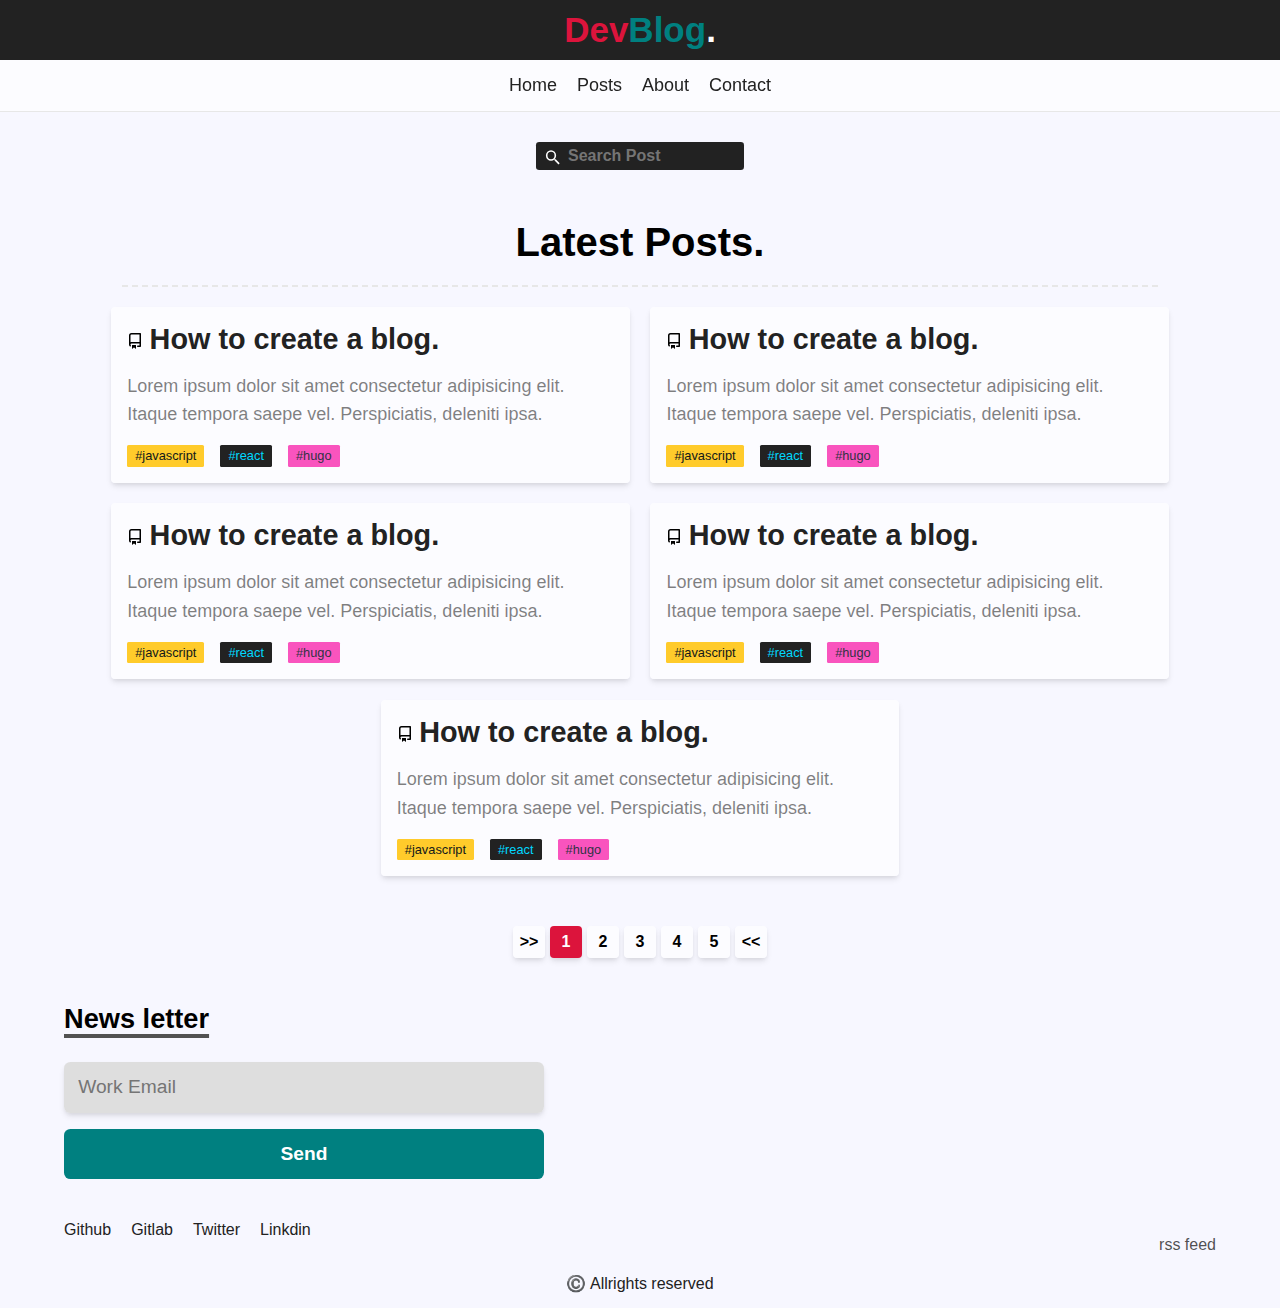
<file: index.html>
<!DOCTYPE html>
<html lang="en">
<head>
    <meta charset="UTF-8" />
    <meta http-equiv="X-UA-Compatible" content="IE=edge" />
    <meta name="viewport" content="width=device-width, initial-scale=1.0" />
    <title>[guest@rasak ~]$</title>

    <link rel="stylesheet" href="./scss/style.css" />
    <link rel="stylesheet" href="./scss/home.css" />
    <script src="./scripts/app.js"></script>
</head>
<body>
    <header>
        <div class="top">
            <h1 class="logo">
                <a href="#">Dev<span class="scnd">Blog</span><span class="dot">.</span></a>
            </h1>
        </div> <!-- (header div.top) -->
        <div class="bottom">
            <nav>
                <ul>
                    <li><a href="/">Home</a></li>
                    <li><a href="/pages/blogs.html">Posts</a></li>
                    <li><a href="/pages/about.html">About</a></li>
                    <li><a href="/pages/contact.html">Contact</a></li>
                </ul>
            </nav>
        </div> <!-- (header div.bottom) -->
    </header>

    <section id="search_filter">
        <div class="wrapper flex_wrapper">
            <form action="">
                <input type="text" placeholder="Search Post" />
            </form>
        </div>
    </section>

    <section id="home">
        <div class="wrapper">
            <div class="top">
                <h1 class="title">Latest Posts.</h1>
            </div>
            <hr class="line" />
            <ul class="articles">
                <li class="article">
                    <a href="/pages/blog.html">
                        <h3>
                            <span class="icon">
                                <img src="./assets/icons/repo.svg" alt="" />
                            </span>
                            <span class="title"> How to create a blog.</span>
                        </h3>
                        <p>
                            Lorem ipsum dolor sit amet consectetur adipisicing elit. 
                            Itaque tempora saepe vel. Perspiciatis, deleniti ipsa.
                        </p>
                    </a>
                    <ul class="tags">
                        <li class="tag"><a class="js" href="#">#javascript</a></li>
                        <li class="tag"><a class="react" href="#">#react</a></li>
                        <li class="tag"><a class="hugo" href="#">#hugo</a></li>
                    </ul>
                </li>

                <li class="article">
                    <a href="/pages/blog.html">
                        <h3>
                            <span class="icon">
                                <img src="./assets/icons/repo.svg" alt="" />
                            </span>
                            <span class="title"> How to create a blog.</span>
                        </h3>
                        <p>
                            Lorem ipsum dolor sit amet consectetur adipisicing elit. 
                            Itaque tempora saepe vel. Perspiciatis, deleniti ipsa.
                        </p>
                    </a>
                    <ul class="tags">
                        <li class="tag"><a class="js" href="#">#javascript</a></li>
                        <li class="tag"><a class="react" href="#">#react</a></li>
                        <li class="tag"><a class="hugo" href="#">#hugo</a></li>
                    </ul>
                </li>

                <li class="article">
                    <a href="/pages/blog.html">
                        <h3>
                            <span class="icon">
                                <img src="./assets/icons/repo.svg" alt="" />
                            </span>
                            <span class="title"> How to create a blog.</span>
                        </h3>
                        <p>
                            Lorem ipsum dolor sit amet consectetur adipisicing elit. 
                            Itaque tempora saepe vel. Perspiciatis, deleniti ipsa.
                        </p>
                    </a>
                    <ul class="tags">
                        <li class="tag"><a class="js" href="#">#javascript</a></li>
                        <li class="tag"><a class="react" href="#">#react</a></li>
                        <li class="tag"><a class="hugo" href="#">#hugo</a></li>
                    </ul>
                </li>

                <li class="article">
                    <a href="/pages/blog.html">
                        <h3>
                            <span class="icon">
                                <img src="./assets/icons/repo.svg" alt="" />
                            </span>
                            <span class="title"> How to create a blog.</span>
                        </h3>
                        <p>
                            Lorem ipsum dolor sit amet consectetur adipisicing elit. 
                            Itaque tempora saepe vel. Perspiciatis, deleniti ipsa.
                        </p>
                    </a>
                    <ul class="tags">
                        <li class="tag"><a class="js" href="#">#javascript</a></li>
                        <li class="tag"><a class="react" href="#">#react</a></li>
                        <li class="tag"><a class="hugo" href="#">#hugo</a></li>
                    </ul>
                </li>

                <li class="article">
                    <a href="/pages/blog.html">
                        <h3>
                            <span class="icon">
                                <img src="./assets/icons/repo.svg" alt="" />
                            </span>
                            <span class="title"> How to create a blog.</span>
                        </h3>
                        <p>
                            Lorem ipsum dolor sit amet consectetur adipisicing elit. 
                            Itaque tempora saepe vel. Perspiciatis, deleniti ipsa.
                        </p>
                    </a>
                    <ul class="tags">
                        <li class="tag"><a class="js" href="#">#javascript</a></li>
                        <li class="tag"><a class="react" href="#">#react</a></li>
                        <li class="tag"><a class="hugo" href="#">#hugo</a></li>
                    </ul>
                </li>
            </ul>
        </div>
    </section> <!--(#home)-->

    <section id="pagination">
        <ul class="paginator">
            <li class="paginator_btn next">>></li>
            <li class="paginator_btn active number">1</li>
            <li class="paginator_btn number">2</li>
            <li class="paginator_btn number">3</li>
            <li class="paginator_btn number">4</li>
            <li class="paginator_btn number">5</li>
            <li class="paginator_btn prev"><<</li>
        </ul>
    </section>

    <footer>
        <div class="newsletter wrapper">
            <div class="top">
                <h2>News letter</h2>
            </div>
            <form action="">
                <div class="input_group">
                    <input type="email" placeholder="Work Email" name="" id="" />
                    <input type="submit" value="Send" />
                </div>
            </form>
        </div>
        
        <div class="wrapper flex_wrapper">
            <ul class="left">
                <li><a href="#">Github</a></li>
                <li><a href="#">Gitlab</a></li>
                <li><a href="#">Twitter</a></li>
                <li><a href="#">Linkdin</a></li>
            </ul>
            <div class="right">
                <a href="#" class="rss">rss feed</a>
            </div>
        </div>
        <div class="copy_right">
            ©️ Allrights reserved
        </div>
    </footer>
</body>
</html>
</file>
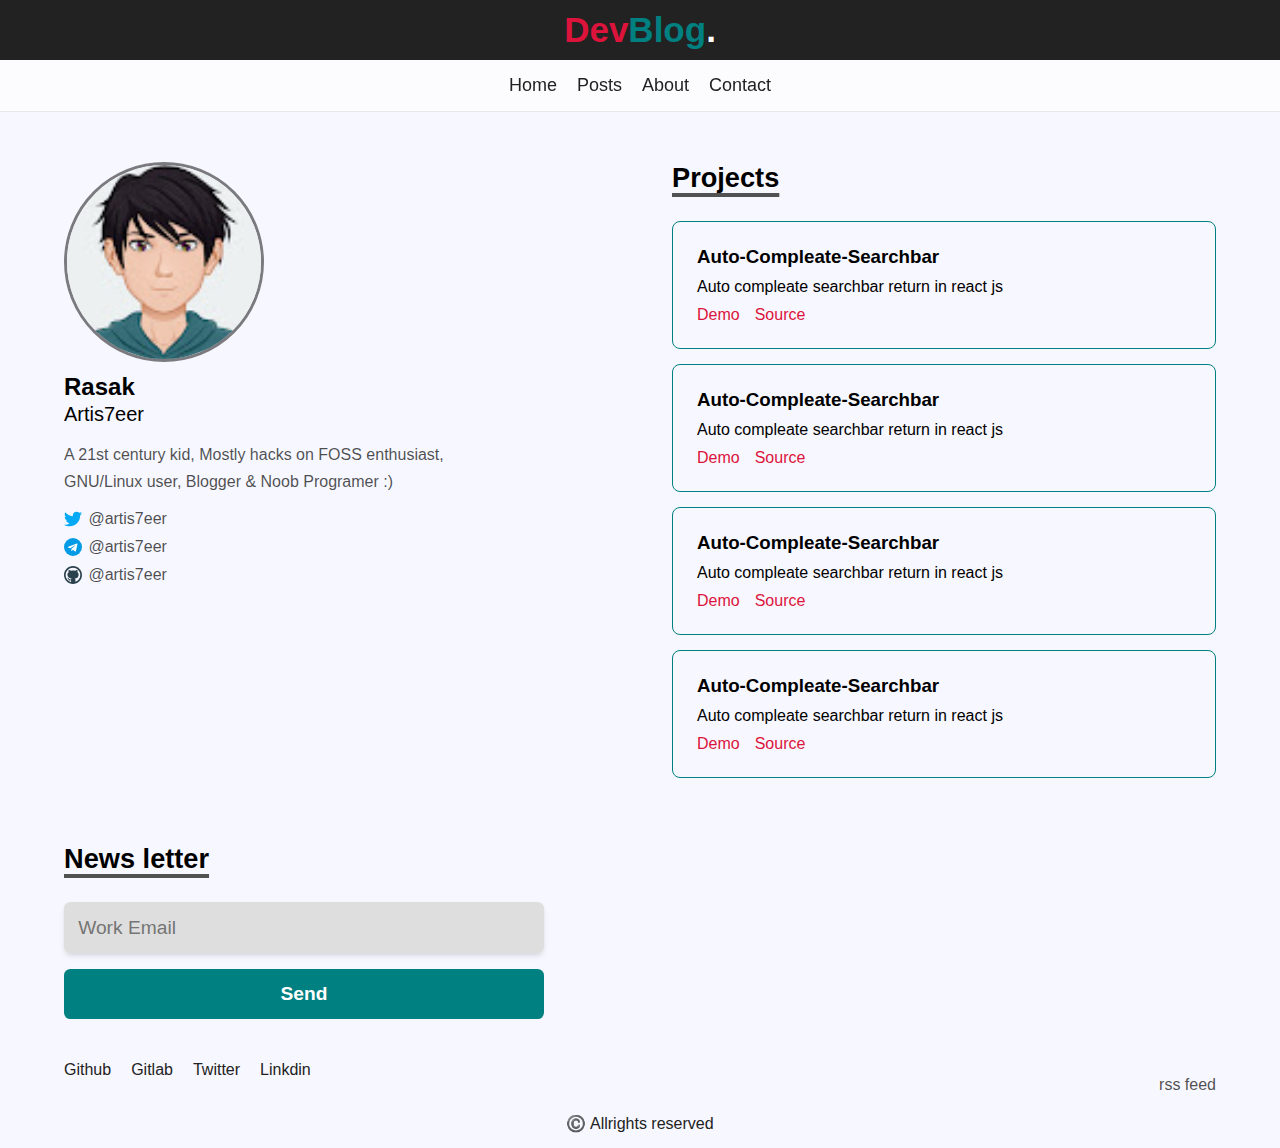
<file: pages/about.html>
<!DOCTYPE html>
<html lang="en">
<head>
    <meta charset="UTF-8" />
    <meta http-equiv="X-UA-Compatible" content="IE=edge" />
    <meta name="viewport" content="width=device-width, initial-scale=1.0" />
    <title>[guest@rasak about]$</title>

    <link rel="stylesheet" href="../scss/style.css" />
    <link rel="stylesheet" href="../scss/about.css" />
    <script src="../scripts/app.js"></script>
</head>
<body>
    <header>
        <div class="top">
            <h1 class="logo">
                <a href="#">Dev<span class="scnd">Blog</span><span class="dot">.</span></a>
            </h1>
        </div> <!-- (header div.top) -->
        <div class="bottom">
            <nav>
                <ul>
                    <li><a href="./">Home</a></li>
                    <li><a href="/pages/blogs.html">Posts</a></li>
                    <li><a href="/pages/about.html">About</a></li>
                    <li><a href="/pages/contact.html">Contact</a></li>
                </ul>
            </nav>
        </div> <!-- (header div.bottom) -->
    </header>

    <section id="about">
        <div class="wrapper flex_wrapper">
            <div class="left">
                <div class="top">
                    <div class="img_container">
                        <img src="../assets/profiles/profile.jpg" alt="profile" />
                    </div>
                    <div class="name">
                        <h1 class="name">Rasak</h1>
                        <h5 class="username">Artis7eer</h5>
                    </div>
                </div>
                <div class="bio_text">
                    <p>
                        A 21st century kid, Mostly hacks on FOSS enthusiast, 
                        GNU/Linux user, Blogger & Noob Programer :)
                    </p>
                </div>
                <ul class="social">
                    <li>
                        <img src="../assets/icons/twitter.svg" alt="twitter" />
                        <a href="#">@artis7eer</a>
                    </li>
                    <li>
                        <img src="../assets/icons/telegram.svg" alt="telegram" />
                        <a href="#">@artis7eer</a>
                    </li>
                    <li>
                        <img src="../assets/icons/github.svg" alt="github" />
                        <a href="#">@artis7eer</a>
                    </li>
                </ul>
            </div>

            <div class="right">
                <div class="top">
                    <h3>Projects</h3>
                </div>

                <ul class="projects">
                    <li class="project">
                        <h3 class="title">Auto-Compleate-Searchbar</h3>
                        <p class="bio">Auto compleate searchbar return in react js </p>
                        <ul class="links">
                            <li><a href="#" class="demo">Demo</a></li>
                            <li><a href="#" class="source">Source</a></li>
                        </ul>
                    </li>
                    <li class="project">
                        <h3 class="title">Auto-Compleate-Searchbar</h3>
                        <p class="bio">Auto compleate searchbar return in react js </p>
                        <ul class="links">
                            <li><a href="#" class="demo">Demo</a></li>
                            <li><a href="#" class="source">Source</a></li>
                        </ul>
                    </li>
                    <li class="project">
                        <h3 class="title">Auto-Compleate-Searchbar</h3>
                        <p class="bio">Auto compleate searchbar return in react js </p>
                        <ul class="links">
                            <li><a href="#" class="demo">Demo</a></li>
                            <li><a href="#" class="source">Source</a></li>
                        </ul>
                    </li>
                    <li class="project">
                        <h3 class="title">Auto-Compleate-Searchbar</h3>
                        <p class="bio">Auto compleate searchbar return in react js </p>
                        <ul class="links">
                            <li><a href="#" class="demo">Demo</a></li>
                            <li><a href="#" class="source">Source</a></li>
                        </ul>
                    </li>
                </ul>
            </div>
        </div>
    </section> <!--(#about)-->

    <footer>
        <div class="newsletter wrapper">
            <div class="top">
                <h2>News letter</h2>
            </div>
            <form action="">
                <div class="input_group">
                    <input type="email" placeholder="Work Email" name="" id="" />
                    <input type="submit" value="Send" />
                </div>
            </form>
        </div>

        <div class="wrapper flex_wrapper">
            <ul class="left">
                <li><a href="#">Github</a></li>
                <li><a href="#">Gitlab</a></li>
                <li><a href="#">Twitter</a></li>
                <li><a href="#">Linkdin</a></li>
            </ul>
            <div class="right">
                <a href="#" class="rss">rss feed</a>
            </div>
        </div>
        <div class="copy_right">
            ©️ Allrights reserved
        </div>
    </footer>
</body>
</html>
</file>
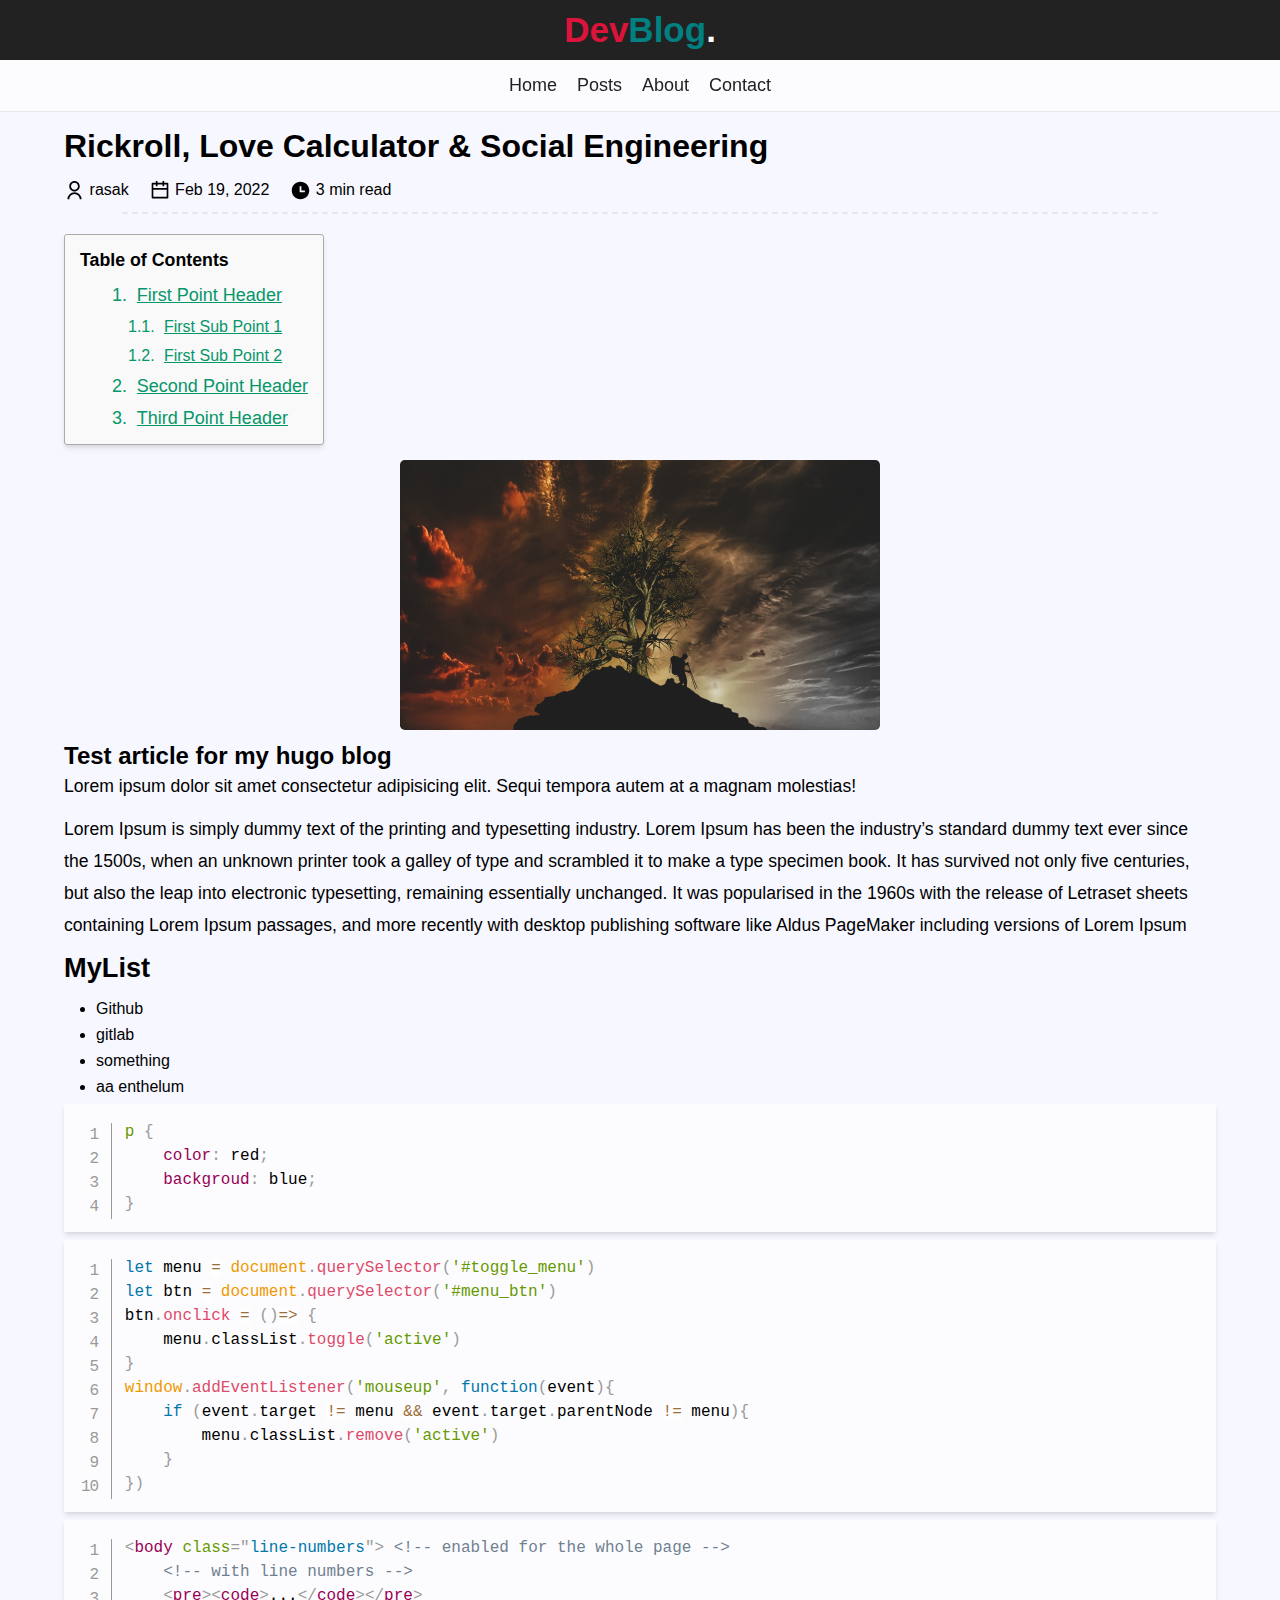
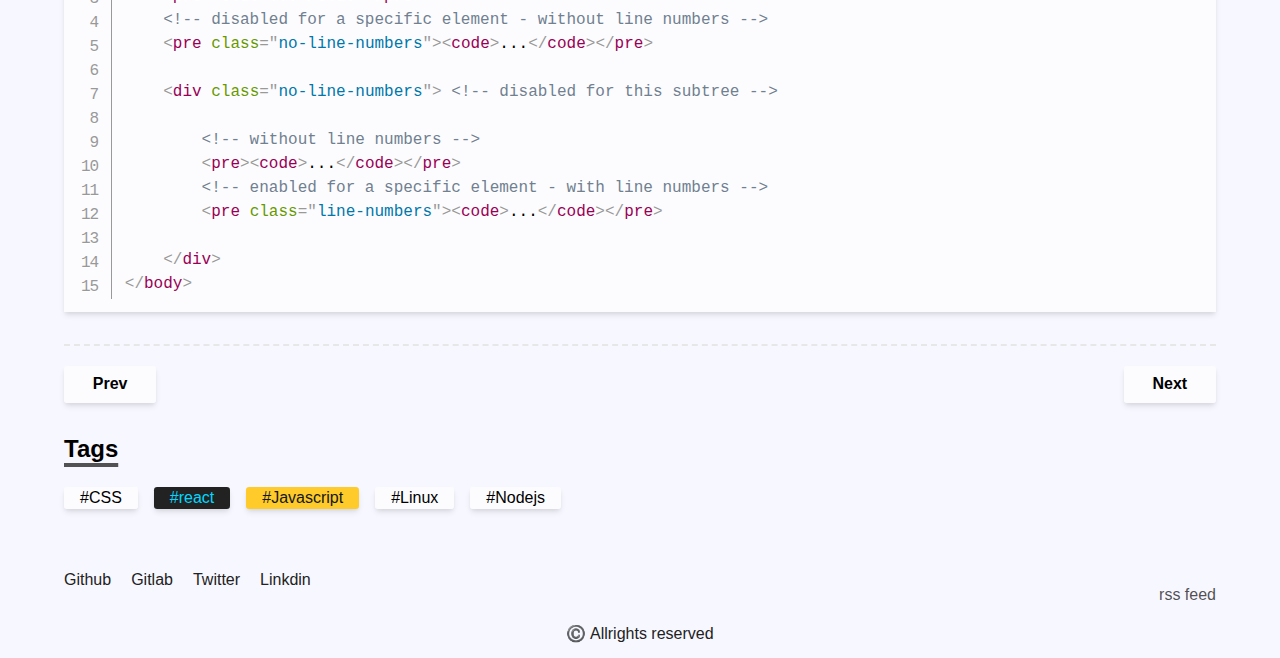
<file: pages/blog.html>
<!DOCTYPE html>
<html lang="en">
<head>
    <meta charset="UTF-8" />
    <meta http-equiv="X-UA-Compatible" content="IE=edge" />
    <meta name="viewport" content="width=device-width, initial-scale=1.0" />
    <title>[guest@rasak ~]$</title>

    <link rel="stylesheet" href="../scss/style.css" />
    <link rel="stylesheet" href="../scss/blog.css" />
    <link rel="stylesheet" href="../Prism/prism_default.css" />

    <script src="../Prism/prism.js"></script>
    <script src="../scripts/app.js"></script>
</head>
<body>
    <header>
        <div class="top">
            <h1 class="logo">
                <a href="#">Dev<span class="scnd">Blog</span><span class="dot">.</span></a>
            </h1>
        </div> <!-- (header div.top) -->
        <div class="bottom">
            <nav>
                <ul>
                    <li><a href="/">Home</a></li>
                    <li><a href="/pages/blogs.html">Posts</a></li>
                    <li><a href="/pages/about.html">About</a></li>
                    <li><a href="/pages/contact.html">Contact</a></li>
                </ul>
            </nav>
        </div> <!-- (header div.bottom) -->
    </header>

    <section id="blog">
        <div class="wrapper">
            <h1 class="title">Rickroll, Love Calculator & Social Engineering</h1>

            <div class="info">
                <div class="author">
                    <img src="../assets/icons/auth.svg" alt="author" />
                    <span>rasak</span>
                </div>
                <div class="published">
                    <img src="../assets/icons/cal.svg" alt="cal" />
                    <span>Feb 19, 2022</span>
                </div>
                <div class="read_time">
                    <img src="../assets/icons/clock.svg" alt="clock" />
                    <span>3 min read</span>
                </div>
            </div>

            <hr class="line" />

            <nav id="toc_container">
                <h3 class="title">Table of Contents</h3>
                <ul class="toc_list">
                    <li class="mian_title">
                        <span class="toc_count">1.</span>
                        <a href="#">First Point Header</a>
                        <ul class="toc_sub_list">
                            <li class="sub_title">
                                <span class="toc_count">1.1.</span>
                                <a href="#">First Sub Point 1</a>
                            </li>
                            <li class="sub_title">
                                <span class="toc_count">1.2.</span>
                                <a href="#">First Sub Point 2</a>
                           </li>
                        </ul>
                    </li>
        
                    <li class="mian_title">
                        <span class="toc_count">2.</span>
                        <a href="#">Second Point Header</a>
                    </li>
                    <li class="mian_title">
                        <span class="toc_count">3.</span>
                        <a href="#">Third Point Header</a>
                    </li>
                </ul>
            </nav> <!-- (tableofcontent) -->

            <img src="../assets/images/07.png" alt="thumbnail" />
            <h2>Test article for my hugo blog</h2>
            <p>
                Lorem ipsum dolor sit amet consectetur adipisicing elit.
                Sequi tempora autem at a magnam molestias!
            </p>
            <p>
                Lorem Ipsum is simply dummy text of the printing and
                typesetting industry. Lorem Ipsum has been the industry’s
                standard dummy text ever since the 1500s, when an unknown
                printer took a galley of type and scrambled it to make a
                type specimen book. It has survived not only five centuries,
                but also the leap into electronic typesetting, remaining
                essentially unchanged. It was popularised in the 1960s with
                the release of Letraset sheets containing Lorem Ipsum
                passages, and more recently with desktop publishing software
                like Aldus PageMaker including versions of Lorem Ipsum
            </p>
            <strong>MyList</strong>
            <ul>
                <li>Github</li>
                <li>gitlab</li>
                <li>something</li>
                <li>aa enthelum</li>
            </ul>
            <div class="code line-numbers">
                <pre>
                    <code class="language-css">
                        p {
                            color: red;
                            backgroud: blue;
                        }
                    </code>
                </pre>
            </div>
            <div class="code line-numbers">
                <pre>
                    <code class="language-js">
                        let menu = document.querySelector('#toggle_menu')
                        let btn = document.querySelector('#menu_btn')
                        btn.onclick = ()=> {
                            menu.classList.toggle('active')
                        }
                        window.addEventListener('mouseup', function(event){
                            if (event.target != menu && event.target.parentNode != menu){
                                menu.classList.remove('active')
                            }
                        })
                    </code>
                </pre>
            </div>
            <div class="code line-numbers" data-start="-5">
                <pre>
                    <code class="language-html">
                        &lt;body class="line-numbers"> &lt;!-- enabled for the whole page -->
                        &lt;!-- with line numbers -->
                        &lt;pre>&lt;code>...&lt;/code>&lt;/pre>
                        &lt;!-- disabled for a specific element - without line numbers -->
                        &lt;pre class="no-line-numbers">&lt;code>...&lt;/code>&lt;/pre>
                    
                        &lt;div class="no-line-numbers"> &lt;!-- disabled for this subtree -->
                    
                            &lt;!-- without line numbers -->
                            &lt;pre>&lt;code>...&lt;/code>&lt;/pre>
                            &lt;!-- enabled for a specific element - with line numbers -->
                            &lt;pre class="line-numbers">&lt;code>...&lt;/code>&lt;/pre>
                    
                        &lt;/div>
                    &lt;/body>
                    </code>
                </pre>
            </div>
        </div>
    </section> <!--(#blog)-->


    <section id="switch_post">
        <hr class="line" />
        <div class="wrapper flex_wrapper">
            <a href="#" class="prev">Prev</a>
            <a href="#" class="next">Next</a>
        </div>
    </section> <!--(#switch_post)-->

    <section id="tags">
        <div class="wrapper">
            <h3 class="head_title">Tags</h3>
            <ul class="tags">
                <li class="tag"><a href="#" class="css">#CSS</a></li>
                <li class="tag"><a href="#" class="react">#react</a></li>
                <li class="tag"><a href="#" class="js">#Javascript</a></li>
                <li class="tag"><a href="#">#Linux</a></li>
                <li class="tag"><a href="#">#Nodejs</a></li>
            </ul>
        </div>
    </section> <!--(#tags)-->

    <footer>
        <div class="wrapper flex_wrapper">
            <ul class="left">
                <li><a href="#">Github</a></li>
                <li><a href="#">Gitlab</a></li>
                <li><a href="#">Twitter</a></li>
                <li><a href="#">Linkdin</a></li>
            </ul>
            <div class="right">
                <a href="#" class="rss">rss feed</a>
            </div>
        </div>
        <div class="copy_right">
            ©️ Allrights reserved
        </div>
    </footer>
</body>
</html>
</file>
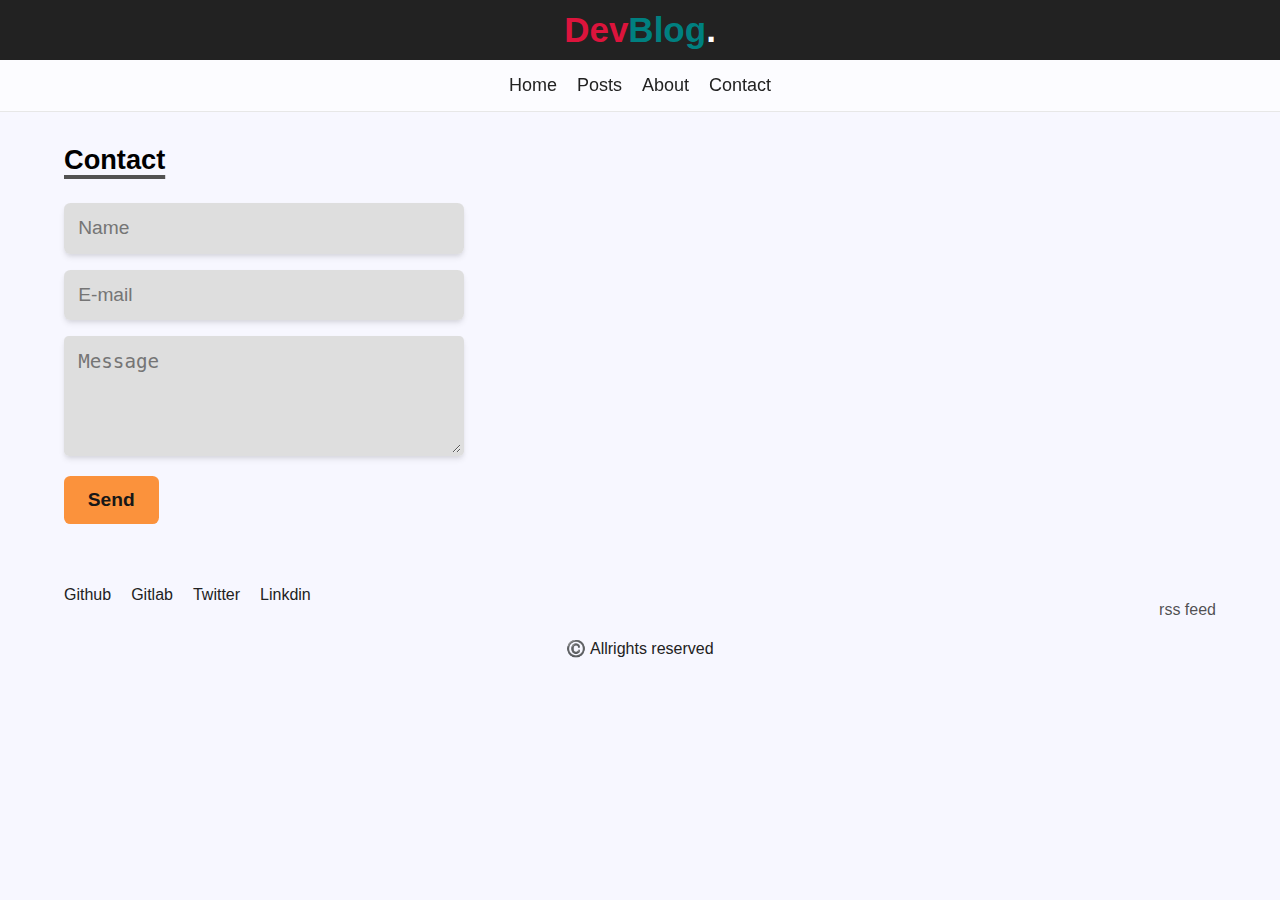
<file: pages/contact.html>
<!DOCTYPE html>
<html lang="en">
<head>
    <meta charset="UTF-8" />
    <meta http-equiv="X-UA-Compatible" content="IE=edge" />
    <meta name="viewport" content="width=device-width, initial-scale=1.0" />
    <title>[guest@rasak ~]$</title>

    <link rel="stylesheet" href="../scss/style.css" />
    <link rel="stylesheet" href="../scss/contact.css" />
    <script src="../scripts/app.js"></script>
</head>
<body>
    <header>
        <div class="top">
            <h1 class="logo">
                <a href="#">Dev<span class="scnd">Blog</span><span class="dot">.</span></a>
            </h1>
        </div> <!-- (header div.top) -->
        <div class="bottom">
            <nav>
                <ul>
                    <li><a href="/">Home</a></li>
                    <li><a href="/pages/blogs.html">Posts</a></li>
                    <li><a href="/pages/about.html">About</a></li>
                    <li><a href="/pages/contact.html">Contact</a></li>
                </ul>
            </nav>
        </div> <!-- (header div.bottom) -->
    </header>

    <section id="contact">
        <div class="wrapper">
            <h3 class="head_title">Contact</h3>
            <form action="">
                <div class="input_group">
                    <input type="text" placeholder="Name" />
                    <input type="email" placeholder="E-mail" name="" id="" />
                    <textarea name="" rows="4" placeholder="Message"></textarea>
                    <input type="submit" value="Send" />
                </div>
            </form>
        </div>
    </section> <!--( #contact )-->  

    <footer>
        <div class="wrapper flex_wrapper">
            <ul class="left">
                <li><a href="#">Github</a></li>
                <li><a href="#">Gitlab</a></li>
                <li><a href="#">Twitter</a></li>
                <li><a href="#">Linkdin</a></li>
            </ul>
            <div class="right">
                <a href="#" class="rss">rss feed</a>
            </div>
        </div>
        <div class="copy_right">
            ©️ Allrights reserved
        </div>
    </footer>
</body>
</html>
</file>
<file: scss/style.css>
*, *::before, *::after {
  margin: 0;
  padding: 0;
  -webkit-box-sizing: border-box;
          box-sizing: border-box;
  vertical-align: baseline;
}

html {
  height: 100%;
  scroll-behavior: smooth;
}

body {
  height: 100%;
  background-color: #f7f7ff;
  font-family: -apple-system, Ubuntu, Cantarell, 'Open Sans', 'Helvetica Neue', sans-serif;
}

.wrapper {
  max-width: 1200px;
  width: 90%;
  margin: 0 auto;
}

.flex_wrapper {
  display: -webkit-box;
  display: -ms-flexbox;
  display: flex;
  -webkit-box-align: center;
      -ms-flex-align: center;
          align-items: center;
  -webkit-box-pack: justify;
      -ms-flex-pack: justify;
          justify-content: space-between;
  -ms-flex-wrap: wrap;
      flex-wrap: wrap;
}

a {
  text-decoration: none;
  color: rgba(0, 0, 0, 0.5);
}

a:hover {
  opacity: .8;
}

input, button, textarea {
  border: none;
  outline: none;
}

ul, ol {
  list-style: none;
}

hr.line {
  display: block;
  width: 90%;
  margin: 0px auto;
  max-width: 1200px;
  border: none;
  border-bottom: 2px dashed #e7e7e7;
}

.javascipt, .js, .JavaScript {
  background: #ffcb2b !important;
  color: #12181a !important;
}

.React, .react {
  color: #00d8ff !important;
  background: #222 !important;
}

.hugo, .Hugo, .scss, .sass {
  color: #313244 !important;
  background: #f954be !important;
}

header {
  width: 100%;
}

header div.top {
  width: 100%;
  padding: 10px 0;
  margin: 0 auto;
  text-align: center;
  background-color: #222222;
}

header div.top h1 {
  font-size: 35px;
}

header div.top h1 a {
  color: crimson;
}

header div.top h1 a span.scnd {
  color: teal;
}

header div.top h1 a span.dot {
  color: #fff;
}

header div.bottom {
  width: 100%;
  display: -webkit-box;
  display: -ms-flexbox;
  display: flex;
  -webkit-box-align: center;
      -ms-flex-align: center;
          align-items: center;
  -webkit-box-pack: center;
      -ms-flex-pack: center;
          justify-content: center;
  background: #ffffff9f;
  border-bottom: 1.2px solid #e7e7e7;
  -webkit-backdrop-filter: blur(7px);
          backdrop-filter: blur(7px);
  padding: 15px 0;
}

header div.bottom nav ul {
  display: -webkit-box;
  display: -ms-flexbox;
  display: flex;
  -webkit-box-align: center;
      -ms-flex-align: center;
          align-items: center;
  -webkit-box-pack: center;
      -ms-flex-pack: center;
          justify-content: center;
}

header div.bottom nav ul li {
  margin-right: 20px;
}

header div.bottom nav ul li:last-child {
  margin-right: 0;
}

header div.bottom nav ul li a {
  font-size: 18px;
  font-weight: 500;
  color: #222222;
}

header div.bottom.active {
  position: fixed;
  top: 0;
  left: 0;
  right: 0;
  z-index: 2;
}

#search_filter {
  width: 100%;
  padding-top: 30px;
  display: -webkit-box;
  display: -ms-flexbox;
  display: flex;
  -webkit-box-align: center;
      -ms-flex-align: center;
          align-items: center;
  -webkit-box-pack: end;
      -ms-flex-pack: end;
          justify-content: flex-end;
}

#search_filter .flex_wrapper {
  -webkit-box-pack: center;
      -ms-flex-pack: center;
          justify-content: center;
}

#search_filter form {
  position: relative;
}

#search_filter form::before {
  content: "";
  background-image: url("../assets/icons/icon_search_white.svg");
  background-repeat: no-repeat;
  width: 1.4rem;
  height: 1.4rem;
  display: block;
  position: absolute;
  left: .3rem;
  top: .1rem;
  bottom: 0;
  margin: auto 0;
}

#search_filter form input {
  display: block;
  width: 13rem;
  border-radius: .2rem;
  font-size: 1rem;
  font-weight: 600;
  padding: .3rem .5rem .3em 2rem;
  background-color: #222222;
  color: #fff;
}

section#pagination {
  display: -webkit-box;
  display: -ms-flexbox;
  display: flex;
  -webkit-box-pack: center;
      -ms-flex-pack: center;
          justify-content: center;
  -webkit-box-align: center;
      -ms-flex-align: center;
          align-items: center;
  padding-bottom: 30px;
}

section#pagination ul.paginator {
  display: -webkit-box;
  display: -ms-flexbox;
  display: flex;
  -webkit-box-align: center;
      -ms-flex-align: center;
          align-items: center;
}

section#pagination ul.paginator li {
  margin-right: 5px;
  width: 30px;
  height: 30px;
  padding: 1rem;
  background-color: #ffffff9f;
  -webkit-transition: all 0.25s cubic-bezier(0.02, 0.01, 0.47, 1) 0s;
  transition: all 0.25s cubic-bezier(0.02, 0.01, 0.47, 1) 0s;
  -webkit-box-shadow: rgba(0, 0, 0, 0.1) 0px 4px 6px -1px, rgba(0, 0, 0, 0.06) 0px 2px 4px -1px;
          box-shadow: rgba(0, 0, 0, 0.1) 0px 4px 6px -1px, rgba(0, 0, 0, 0.06) 0px 2px 4px -1px;
  border-radius: .25em;
  display: -webkit-box;
  display: -ms-flexbox;
  display: flex;
  -webkit-box-align: center;
      -ms-flex-align: center;
          align-items: center;
  -webkit-box-pack: center;
      -ms-flex-pack: center;
          justify-content: center;
  font-weight: 700;
  cursor: pointer;
}

section#pagination ul.paginator li:last-child {
  margin-right: 0;
}

section#pagination ul.paginator li.active, section#pagination ul.paginator li:hover {
  background-color: crimson;
  color: #fff;
}

footer {
  width: 100%;
  padding: 15px 0;
}

footer div.newsletter {
  padding-bottom: 1.7rem;
}

footer div.newsletter div.top h2 {
  -webkit-text-decoration: underline 4px #525252;
          text-decoration: underline 4px #525252;
  text-underline-offset: 6px;
  margin-bottom: 1.7rem;
  font-size: 1.7rem;
  font-weight: 700;
}

footer div.newsletter form {
  width: 30rem;
}

footer div.newsletter form input {
  width: 100%;
  display: block;
  border-radius: .4rem;
  -webkit-transition-property: all;
  transition-property: all;
  -webkit-transition-timing-function: cubic-bezier(0.4, 0, 0.2, 1);
          transition-timing-function: cubic-bezier(0.4, 0, 0.2, 1);
  -webkit-transition-duration: .15s;
          transition-duration: .15s;
  line-height: inherit;
  font-size: 1.2rem;
  border: 3px solid transparent;
}

footer div.newsletter form input:focus {
  border-color: crimson;
}

footer div.newsletter form input[type=email] {
  color: #222;
  background-color: #ddddddf5;
  -webkit-box-shadow: rgba(0, 0, 0, 0.1) 0px 4px 6px -1px, rgba(0, 0, 0, 0.06) 0px 2px 4px -1px;
          box-shadow: rgba(0, 0, 0, 0.1) 0px 4px 6px -1px, rgba(0, 0, 0, 0.06) 0px 2px 4px -1px;
  padding: .7rem .7rem;
  margin-bottom: 1rem;
}

footer div.newsletter form input[type=submit] {
  display: block;
  width: 100%;
  background-color: teal;
  color: #fff;
  font-weight: 700;
  cursor: pointer;
  padding: .7rem 1.3rem;
}

@media all and (max-width: 480px) {
  footer div.newsletter form {
    width: 100%;
  }
}

footer ul.left {
  display: -webkit-box;
  display: -ms-flexbox;
  display: flex;
  -webkit-box-align: center;
      -ms-flex-align: center;
          align-items: center;
}

footer ul.left li {
  margin-right: 20px;
}

footer ul.left li:last-child {
  margin-right: 0;
}

footer ul.left li a {
  display: block;
  color: #222222;
  font-weight: 500;
}

footer div.right {
  margin-top: 30px;
}

footer div.right a {
  display: block;
  color: rgba(34, 34, 34, 0.788);
  font-weight: 500;
}

footer div.copy_right {
  padding-top: 20px;
  width: 100%;
  text-align: center;
  color: #222222;
  font-weight: 500;
}
/*# sourceMappingURL=style.css.map */
</file>
<file: scss/home.css>
section#home {
  padding: 50px 0;
}

section#home div.top {
  text-align: center;
  margin-bottom: 20px;
}

section#home div.top h1.title {
  font-size: 40px;
}

section#home hr {
  margin-bottom: 20px;
}

section#home ul.articles {
  display: -webkit-box;
  display: -ms-flexbox;
  display: flex;
  -ms-flex-wrap: wrap;
      flex-wrap: wrap;
  -webkit-box-pack: center;
      -ms-flex-pack: center;
          justify-content: center;
  -webkit-box-align: center;
      -ms-flex-align: center;
          align-items: center;
  gap: 1.3rem;
}

section#home ul.articles li.article {
  width: 45%;
  border-radius: .25em;
  padding: 1rem;
  background-color: #ffffff9f;
  -webkit-transition: all 0.25s cubic-bezier(0.02, 0.01, 0.47, 1) 0s;
  transition: all 0.25s cubic-bezier(0.02, 0.01, 0.47, 1) 0s;
  -webkit-box-shadow: rgba(0, 0, 0, 0.1) 0px 4px 6px -1px, rgba(0, 0, 0, 0.06) 0px 2px 4px -1px;
          box-shadow: rgba(0, 0, 0, 0.1) 0px 4px 6px -1px, rgba(0, 0, 0, 0.06) 0px 2px 4px -1px;
}

section#home ul.articles li.article a {
  display: block;
}

section#home ul.articles li.article a h3 {
  color: #222222;
  font-size: 1.8rem;
  font-weight: 600;
  margin-bottom: 1rem;
  display: -webkit-box;
  display: -ms-flexbox;
  display: flex;
  -webkit-box-align: center;
      -ms-flex-align: center;
          align-items: center;
}

section#home ul.articles li.article a h3 span.icon {
  margin-right: 0.4rem;
}

section#home ul.articles li.article a p {
  max-width: 90%;
  font-size: 18px;
  font-weight: 400;
  line-height: 1.6em;
  margin-bottom: 1rem;
}

section#home ul.articles li.article ul.tags {
  overflow: hidden;
  display: -webkit-box;
  display: -ms-flexbox;
  display: flex;
  -webkit-box-align: center;
      -ms-flex-align: center;
          align-items: center;
  width: 100%;
}

section#home ul.articles li.article ul.tags li.tag {
  margin-right: 1rem;
}

section#home ul.articles li.article ul.tags li.tag a {
  display: block;
  font-size: .8rem;
  background: #454e56;
  color: #b2becd;
  padding: 0.2rem .5rem;
  font-weight: 500;
  border-radius: 0.1rem;
}

@media (max-width: 980px) {
  section#home ul.articles li.article {
    width: 100%;
  }
}

@media (max-width: 980px) {
  section#home ul.articles {
    -webkit-box-orient: vertical;
    -webkit-box-direction: normal;
        -ms-flex-direction: column;
            flex-direction: column;
  }
}
/*# sourceMappingURL=home.css.map */
</file>
<file: scss/about.css>
#about {
  padding: 50px 0;
}

#about .flex_wrapper {
  -webkit-box-align: start;
      -ms-flex-align: start;
          align-items: flex-start;
  gap: 32px;
}

#about div.left {
  width: 50%;
}

#about div.left div.top div.img_container {
  margin-bottom: 10px;
}

#about div.left div.top div.img_container img {
  display: block;
  width: 200px;
  height: 200px;
  border-radius: 50%;
  border: 3px solid rgba(0, 0, 0, 0.5);
}

@media all and (max-width: 879px) {
  #about div.left div.top div.img_container img {
    width: 70px;
    height: 70px;
    margin-right: 10px;
  }
}

#about div.left div.top div.name {
  margin-bottom: 15px;
}

#about div.left div.top div.name h1.name {
  font-size: 24px;
  line-height: 1.25;
  font-weight: 600;
}

#about div.left div.top div.name h5.username {
  font-size: 20px;
  font-style: normal;
  font-weight: 300;
  line-height: 24px;
}

@media all and (max-width: 879px) {
  #about div.left div.top div.name h5.username {
    font-size: 18px;
  }
}

@media all and (max-width: 879px) {
  #about div.left div.top {
    width: 100%;
    display: -webkit-box;
    display: -ms-flexbox;
    display: flex;
    -webkit-box-align: center;
        -ms-flex-align: center;
            align-items: center;
  }
}

#about div.left div.bio_text {
  margin-bottom: 15px;
}

#about div.left div.bio_text p {
  font-size: 1rem;
  max-width: 80%;
  line-height: 1.7em;
  color: rgba(0, 0, 0, 0.699);
}

@media all and (max-width: 480px) {
  #about div.left div.bio_text p {
    max-width: 100%;
  }
}

#about div.left ul.social {
  display: -webkit-box;
  display: -ms-flexbox;
  display: flex;
  -webkit-box-align: start;
      -ms-flex-align: start;
          align-items: flex-start;
  -webkit-box-pack: center;
      -ms-flex-pack: center;
          justify-content: center;
  -webkit-box-orient: vertical;
  -webkit-box-direction: normal;
      -ms-flex-direction: column;
          flex-direction: column;
  margin-bottom: 15px;
}

#about div.left ul.social li {
  display: -webkit-box;
  display: -ms-flexbox;
  display: flex;
  -webkit-box-align: center;
      -ms-flex-align: center;
          align-items: center;
  margin-bottom: 10px;
}

#about div.left ul.social li:last-child {
  margin-bottom: 0;
}

#about div.left ul.social li img {
  display: block;
  width: 18px;
  margin-right: .4em;
}

#about div.left ul.social li a {
  font-size: 16px;
  font-weight: 400;
  color: rgba(0, 0, 0, 0.699);
}

#about div.left ul.social li a:hover {
  text-decoration: underline;
}

@media all and (max-width: 879px) {
  #about div.left {
    width: 100%;
  }
}

#about div.right {
  -webkit-box-flex: 1;
      -ms-flex-positive: 1;
          flex-grow: 1;
  max-width: 600px;
}

#about div.right div.top h3 {
  -webkit-text-decoration: underline 4px #525252;
          text-decoration: underline 4px #525252;
  text-underline-offset: 6px;
  margin-bottom: 1.7rem;
  font-size: 1.7rem;
  font-weight: 700;
}

#about div.right ul.projects {
  display: -webkit-box;
  display: -ms-flexbox;
  display: flex;
  -webkit-box-orient: vertical;
  -webkit-box-direction: normal;
      -ms-flex-direction: column;
          flex-direction: column;
  gap: 15px;
}

#about div.right ul.projects li.project {
  border: 1px solid;
  border-color: teal;
  border-radius: .5rem;
  -webkit-transition-property: all;
  transition-property: all;
  -webkit-transition-timing-function: cubic-bezier(0.4, 0, 0.2, 1);
          transition-timing-function: cubic-bezier(0.4, 0, 0.2, 1);
  -webkit-transition-duration: .15s;
          transition-duration: .15s;
  padding: 1.5rem;
  display: -webkit-box;
  display: -ms-flexbox;
  display: flex;
  -webkit-box-orient: vertical;
  -webkit-box-direction: normal;
      -ms-flex-direction: column;
          flex-direction: column;
  -webkit-box-pack: justify;
      -ms-flex-pack: justify;
          justify-content: space-between;
}

#about div.right ul.projects li.project h3.title {
  margin-bottom: 10px;
}

#about div.right ul.projects li.project p.bio {
  margin-bottom: 10px;
}

#about div.right ul.projects li.project ul.links {
  display: -webkit-box;
  display: -ms-flexbox;
  display: flex;
  -webkit-box-align: center;
      -ms-flex-align: center;
          align-items: center;
}

#about div.right ul.projects li.project ul.links li {
  margin-right: 15px;
}

#about div.right ul.projects li.project ul.links li a {
  color: crimson;
  font-weight: 400;
}
/*# sourceMappingURL=about.css.map */
</file>
<file: scss/blog.css>
section#blog {
  padding: 1rem 0 0;
}

section#blog hr.line {
  margin-bottom: 20px;
}

section#blog h1.title {
  font-size: 32px;
  font-weight: bold;
  margin-bottom: 15px;
}

section#blog p {
  font-size: 1.1rem;
  margin-bottom: .7rem;
  line-height: 2rem;
}

section#blog p:last-child {
  margin-bottom: 0;
}

section#blog strong {
  display: block;
  font-weight: bold;
  font-size: 1.7em;
  margin-bottom: 1rem;
}

section#blog ul, section#blog ol {
  list-style: disc;
}

section#blog ul li, section#blog ol li {
  margin-left: 2rem;
  margin-bottom: .5rem;
}

section#blog ul li:last-child, section#blog ol li:last-child {
  margin-bottom: 0;
}

section#blog ol {
  list-style: decimal;
}

section#blog div.info {
  font-size: 1rem;
  display: -webkit-box;
  display: -ms-flexbox;
  display: flex;
  -webkit-box-align: center;
      -ms-flex-align: center;
          align-items: center;
}

section#blog div.info div {
  margin-right: 1.3rem;
  display: -webkit-box;
  display: -ms-flexbox;
  display: flex;
  -webkit-box-align: center;
      -ms-flex-align: center;
          align-items: center;
  margin-bottom: .7rem;
}

section#blog div.info div:last-child {
  margin-right: 0;
}

section#blog div.info div img {
  display: block;
  width: 1.3rem;
  margin-bottom: 0;
  margin-right: 0.3rem;
}

section#blog div.info div span {
  display: block;
}

section#blog img {
  display: block;
  margin: 0 auto;
  width: 30rem;
  height: auto;
  border-radius: .3rem;
  margin-bottom: .7rem;
}

@media all and (max-width: 640px) {
  section#blog img {
    width: 100%;
  }
}

#toc_container {
  background: #f9f9f9 none repeat scroll 0 0;
  border: 1px solid #aaa;
  -webkit-box-shadow: rgba(0, 0, 0, 0.1) 0px 4px 6px -1px, rgba(0, 0, 0, 0.06) 0px 2px 4px -1px;
          box-shadow: rgba(0, 0, 0, 0.1) 0px 4px 6px -1px, rgba(0, 0, 0, 0.06) 0px 2px 4px -1px;
  display: table;
  font-size: 95%;
  margin-bottom: 1em;
  padding: 15px;
  width: auto;
  border-radius: 3px;
}

#toc_container h3.title {
  margin-bottom: .9rem;
}

#toc_container span.toc_count {
  margin-right: 0.3rem;
  color: #059669;
}

#toc_container a {
  text-decoration: underline;
  color: #059669;
}

#toc_container ul.toc_list {
  list-style: none;
}

#toc_container ul.toc_list li {
  font-size: 18px;
  margin-bottom: 0.7rem;
}

#toc_container ul.toc_list li.mian_title a, #toc_container ul.toc_list li.mian_title span {
  font-weight: 500;
}

#toc_container ul.toc_list li.sub_title {
  font-size: 16px;
}

#toc_container ul.toc_list li.sub_title a, #toc_container ul.toc_list li.sub_title span {
  font-weight: 400;
  color: #059669;
}

#toc_container ul.toc_list li:last-child {
  margin-bottom: 0;
}

#toc_container ul.toc_list li ul.toc_sub_list {
  list-style: none;
}

#toc_container ul.toc_list li ul.toc_sub_list li {
  margin-left: 1rem;
}

#toc_container ul.toc_list li ul.toc_sub_list li:first-child {
  margin-top: 0.7rem;
}

section#switch_post {
  margin: 2rem 0;
}

section#switch_post hr.line {
  margin-bottom: 20px;
}

section#switch_post a {
  background: #262626;
  -webkit-box-shadow: rgba(0, 0, 0, 0.1) 0px 4px 6px -1px, rgba(0, 0, 0, 0.06) 0px 2px 4px -1px;
          box-shadow: rgba(0, 0, 0, 0.1) 0px 4px 6px -1px, rgba(0, 0, 0, 0.06) 0px 2px 4px -1px;
  color: #000;
  background-color: #ffffff9f;
  text-align: center;
  font-size: 1rem;
  font-weight: 600;
  border-radius: 0.2rem;
  padding: .6rem 1.8rem;
}

section#switch_post a:hover {
  opacity: 1;
}

section#tags {
  margin: 2rem 0;
}

section#tags h3.head_title {
  -webkit-text-decoration: underline 4px #525252;
          text-decoration: underline 4px #525252;
  text-underline-offset: 6px;
  margin-bottom: 1.5rem;
  font-size: 1.5rem;
  font-weight: 700;
}

section#tags ul.tags {
  display: -webkit-box;
  display: -ms-flexbox;
  display: flex;
  -webkit-box-align: center;
      -ms-flex-align: center;
          align-items: center;
  gap: 1rem;
  -ms-flex-wrap: wrap;
      flex-wrap: wrap;
}

section#tags ul.tags li.tag a {
  display: block;
  font-size: 1rem;
  -webkit-transition-duration: .2s;
          transition-duration: .2s;
  padding: .11rem 1rem;
  font-weight: normal;
  border-radius: .2rem;
  -webkit-box-shadow: rgba(0, 0, 0, 0.1) 0px 4px 6px -1px, rgba(0, 0, 0, 0.06) 0px 2px 4px -1px;
          box-shadow: rgba(0, 0, 0, 0.1) 0px 4px 6px -1px, rgba(0, 0, 0, 0.06) 0px 2px 4px -1px;
  color: #000;
  background-color: #ffffff9f;
}

section#tags ul.tags li.tag a:hover {
  opacity: 1;
}

@media all and (max-width: 768px) {
  section#article div.info {
    -ms-flex-wrap: wrap;
        flex-wrap: wrap;
  }
}
/*# sourceMappingURL=blog.css.map */
</file>
<file: Prism/prism_default.css>
/* PrismJS 1.28.0
https://prismjs.com/download.html#themes=prism&languages=[base64]&plugins=line-numbers+autolinker+wpd+show-language+jsonp-highlight+highlight-keywords+toolbar */
code[class*=language-],
pre[class*=language-] {
    color: #000;
    background: 0 0;
    text-shadow: 0 1px #fff;
    font-family: Consolas, Monaco, 'Andale Mono', 'Ubuntu Mono', monospace;
    font-size: 1em;
    text-align: left;
    white-space: pre;
    word-spacing: normal;
    word-break: normal;
    word-wrap: normal;
    line-height: 1.5;
    -moz-tab-size: 4;
    -o-tab-size: 4;
    tab-size: 4;
    -webkit-hyphens: none;
    -moz-hyphens: none;
    -ms-hyphens: none;
    hyphens: none;
}

code[class*=language-] ::-moz-selection,
code[class*=language-]::-moz-selection,
pre[class*=language-] ::-moz-selection,
pre[class*=language-]::-moz-selection {
    text-shadow: none;
    background: #b3d4fc;
}

code[class*=language-] ::selection,
code[class*=language-]::selection,
pre[class*=language-] ::selection,
pre[class*=language-]::selection {
    text-shadow: none;
    background: #b3d4fc;
}

@media print {

    code[class*=language-],
    pre[class*=language-] {
        text-shadow: none
    }
}

pre[class*=language-] {
    padding: 1em;
    margin: .5em 0;
    overflow: auto
}

:not(pre)>code[class*=language-],
pre[class*=language-] {
    /* background: #f5f2f0; */
    background-color: #ffffff9f;
    box-shadow: rgba(0, 0, 0, 0.1) 0px 4px 6px -1px, rgba(0, 0, 0, 0.06) 0px 2px 4px -1px;
}

:not(pre)>code[class*=language-] {
    padding: .1em;
    border-radius: .3em;
    white-space: normal;
}

.token.cdata,
.token.comment,
.token.doctype,
.token.prolog {
    color: #708090;
}

.token.punctuation {
    color: #999;
}

.token.namespace {
    opacity: .7;
}

.token.boolean,
.token.constant,
.token.deleted,
.token.number,
.token.property,
.token.symbol,
.token.tag {
    color: #905;
}

.token.attr-name,
.token.builtin,
.token.char,
.token.inserted,
.token.selector,
.token.string {
    color: #690;
}

.language-css .token.string,
.style .token.string,
.token.entity,
.token.operator,
.token.url {
    color: #9a6e3a;
    background: hsla(0, 0%, 100%, .5);
}

.token.atrule,
.token.attr-value,
.token.keyword {
    color: #07a;
}

.token.class-name,
.token.function {
    color: #dd4a68;
}

.token.important,
.token.regex,
.token.variable {
    color: #e90;
}

.token.bold,
.token.important {
    font-weight: 700;
}

.token.italic {
    font-style: italic;
}

.token.entity {
    cursor: help;
}

pre[class*=language-].line-numbers {
    position: relative;
    padding-left: 3.8em;
    counter-reset: linenumber;
}

pre[class*=language-].line-numbers>code {
    position: relative;
    white-space: inherit;
}

.line-numbers .line-numbers-rows {
    position: absolute;
    pointer-events: none;
    top: 0;
    font-size: 100%;
    left: -3.8em;
    width: 3em;
    letter-spacing: -1px;
    border-right: 1px solid #999;
    -webkit-user-select: none;
    -moz-user-select: none;
    -ms-user-select: none;
    user-select: none;
}

.line-numbers-rows>span {
    display: block;
    counter-increment: linenumber;
}

.line-numbers-rows>span:before {
    content: counter(linenumber);
    color: #999;
    display: block;
    padding-right: .8em;
    text-align: right;
}

.token a {
    color: inherit;
}

code[class*=language-] a[href],
pre[class*=language-] a[href] {
    cursor: help;
    text-decoration: none;
}

code[class*=language-] a[href]:hover,
pre[class*=language-] a[href]:hover {
    cursor: help;
    text-decoration: underline;
}

div.code-toolbar {
    position: relative;
}

div.code-toolbar>.toolbar {
    position: absolute;
    z-index: 10;
    top: .3em;
    right: .2em;
    transition: opacity .3s ease-in-out;
    opacity: 0
}

div.code-toolbar:hover>.toolbar {
    opacity: 1;
}

div.code-toolbar:focus-within>.toolbar {
    opacity: 1;
}

div.code-toolbar>.toolbar>.toolbar-item {
    display: inline-block;
}

div.code-toolbar>.toolbar>.toolbar-item>a {
    cursor: pointer;
}

div.code-toolbar>.toolbar>.toolbar-item>button {
    background: 0 0;
    border: 0;
    color: inherit;
    font: inherit;
    line-height: normal;
    padding: 0;
    user-select: none;
    -webkit-user-select: none;
    -moz-user-select: none;
    -ms-user-select: none;
}

div.code-toolbar>.toolbar>.toolbar-item>a,
div.code-toolbar>.toolbar>.toolbar-item>button,
div.code-toolbar>.toolbar>.toolbar-item>span {
    color: #bbb;
    font-size: .8em;
    padding: 0 .5em;
    background: #f5f2f0;
    background: rgba(224, 224, 224, .2);
    box-shadow: 0 2px 0 0 rgba(0, 0, 0, .2);
    border-radius: .5em;
}

div.code-toolbar>.toolbar>.toolbar-item>a:focus,
div.code-toolbar>.toolbar>.toolbar-item>a:hover,
div.code-toolbar>.toolbar>.toolbar-item>button:focus,
div.code-toolbar>.toolbar>.toolbar-item>button:hover,
div.code-toolbar>.toolbar>.toolbar-item>span:focus,
div.code-toolbar>.toolbar>.toolbar-item>span:hover {
    color: inherit;
    text-decoration: none;
}
</file>
<file: scss/contact.css>
section#contact {
  padding: 2rem 0;
}

section#contact h3.head_title {
  -webkit-text-decoration: underline 4px #525252;
          text-decoration: underline 4px #525252;
  text-underline-offset: 6px;
  margin-bottom: 1.7rem;
  font-size: 1.7rem;
  font-weight: 700;
}

section#contact form {
  width: 25rem;
}

section#contact form div.input_group input {
  width: 100%;
  display: block;
  border-radius: .4rem;
  -webkit-transition-property: all;
  transition-property: all;
  -webkit-transition-timing-function: cubic-bezier(0.4, 0, 0.2, 1);
          transition-timing-function: cubic-bezier(0.4, 0, 0.2, 1);
  -webkit-transition-duration: .15s;
          transition-duration: .15s;
  line-height: inherit;
  font-size: 1.2rem;
  border: 3px solid transparent;
}

section#contact form div.input_group input:focus {
  border-color: teal;
}

section#contact form div.input_group input[type=email] {
  color: #222;
  background-color: #ddddddf5;
  -webkit-box-shadow: rgba(0, 0, 0, 0.1) 0px 4px 6px -1px, rgba(0, 0, 0, 0.06) 0px 2px 4px -1px;
          box-shadow: rgba(0, 0, 0, 0.1) 0px 4px 6px -1px, rgba(0, 0, 0, 0.06) 0px 2px 4px -1px;
  padding: .7rem .7rem;
  margin-bottom: 1rem;
}

section#contact form div.input_group input[type=text] {
  color: #222;
  background-color: #ddddddf5;
  -webkit-box-shadow: rgba(0, 0, 0, 0.1) 0px 4px 6px -1px, rgba(0, 0, 0, 0.06) 0px 2px 4px -1px;
          box-shadow: rgba(0, 0, 0, 0.1) 0px 4px 6px -1px, rgba(0, 0, 0, 0.06) 0px 2px 4px -1px;
  padding: .7rem .7rem;
  margin-bottom: 1rem;
}

section#contact form div.input_group input[type=submit] {
  display: inline-block;
  width: auto;
  background-color: #fb923c;
  color: #171717;
  font-weight: 700;
  cursor: pointer;
  padding: .6rem 1.3rem;
}

section#contact form div.input_group input[type=submit]:hover {
  background-color: #fbcfe8;
}

section#contact form div.input_group textarea {
  width: 100%;
  border-radius: .3rem;
  -webkit-transition-property: all;
  transition-property: all;
  -webkit-transition-timing-function: cubic-bezier(0.4, 0, 0.2, 1);
          transition-timing-function: cubic-bezier(0.4, 0, 0.2, 1);
  -webkit-transition-duration: .15s;
          transition-duration: .15s;
  line-height: inherit;
  font-size: 1.2rem;
  border: 3px solid transparent;
  color: #222;
  background-color: #ddddddf5;
  -webkit-box-shadow: rgba(0, 0, 0, 0.1) 0px 4px 6px -1px, rgba(0, 0, 0, 0.06) 0px 2px 4px -1px;
          box-shadow: rgba(0, 0, 0, 0.1) 0px 4px 6px -1px, rgba(0, 0, 0, 0.06) 0px 2px 4px -1px;
  padding: .7rem;
  margin-bottom: 1rem;
  resize: vertical;
}

section#contact form div.input_group textarea:focus {
  border-color: teal;
}

@media all and (max-width: 480px) {
  main section#contact form {
    width: 100%;
  }
}
/*# sourceMappingURL=contact.css.map */
</file>
